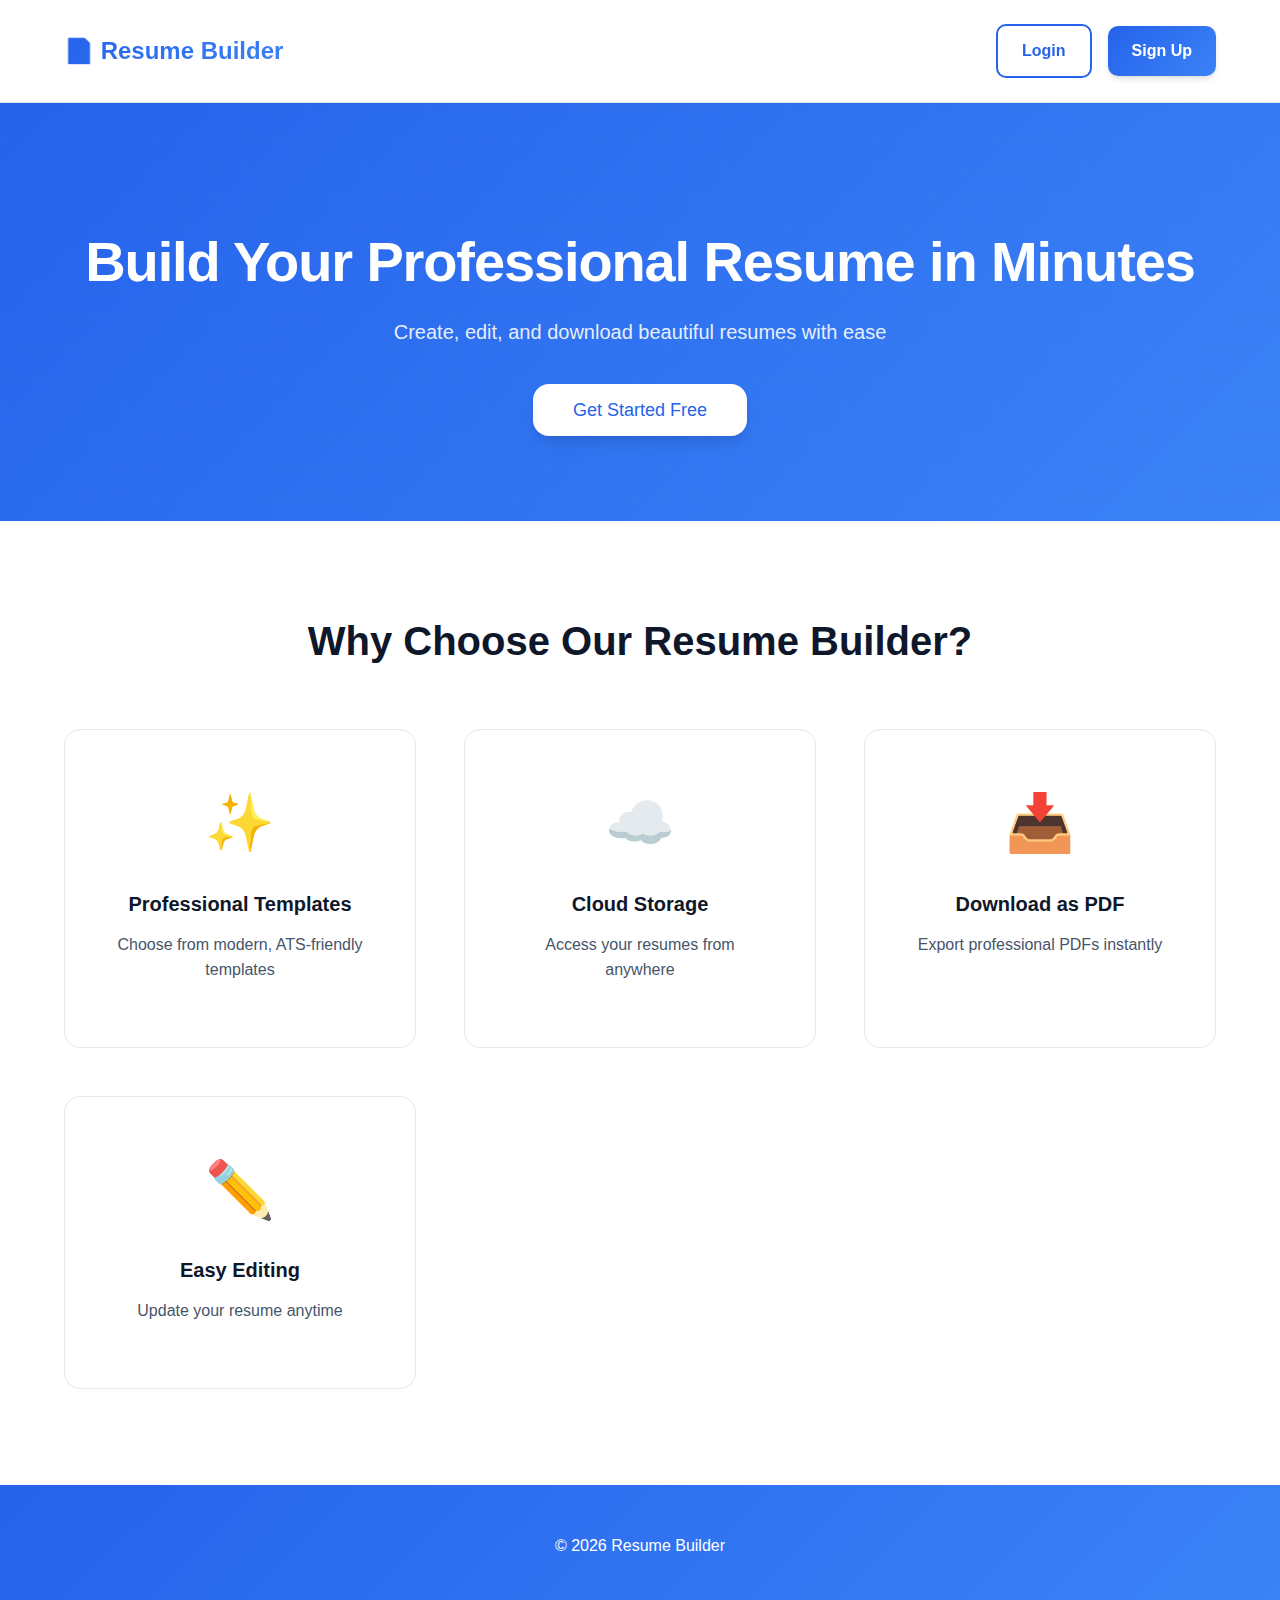
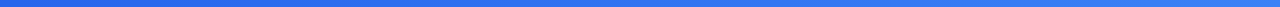
<file: index.html>
<!DOCTYPE html>
<html lang="en">
<head>
    <meta charset="UTF-8">
    <meta name="viewport" content="width=device-width, initial-scale=1.0">
    <title>Resume Builder - Create Professional Resumes</title>
    <link rel="stylesheet" href="/CSS/style.css">
</head>
<body>
    <!-- Navigation -->
    <nav class="navbar">
        <div class="container">
            <div class="logo">📄 Resume Builder</div>
            <div class="nav-links">
                <a href="./HTML/login.html" class="btn-outline">Login</a>
                <a href="./HTML/signup.html" class="btn-primary">Sign Up</a>
            </div>
        </div>
    </nav>

    <!-- Hero Section -->
    <section class="hero">
        <div class="container">
            <h1>Build Your Professional Resume in Minutes</h1>
            <p>Create, edit, and download beautiful resumes with ease</p>
            <a href="./HTML/signup.html" class="btn-large">Get Started Free</a>
        </div>
    </section>

    <!-- Features Section -->
    <section class="features">
        <div class="container">
            <h2>Why Choose Our Resume Builder?</h2>
            <div class="feature-grid">
                <div class="feature-card">
                    <div class="icon">✨</div>
                    <h3>Professional Templates</h3>
                    <p>Choose from modern, ATS-friendly templates</p>
                </div>
                <div class="feature-card">
                    <div class="icon">☁️</div>
                    <h3>Cloud Storage</h3>
                    <p>Access your resumes from anywhere</p>
                </div>
                <div class="feature-card">
                    <div class="icon">📥</div>
                    <h3>Download as PDF</h3>
                    <p>Export professional PDFs instantly</p>
                </div>
                <div class="feature-card">
                    <div class="icon">✏️</div>
                    <h3>Easy Editing</h3>
                    <p>Update your resume anytime</p>
                </div>
            </div>
        </div>
    </section>

    <footer>
        <p>&copy; 2026 Resume Builder </p>
    </footer>
</body>
</html>
</file>
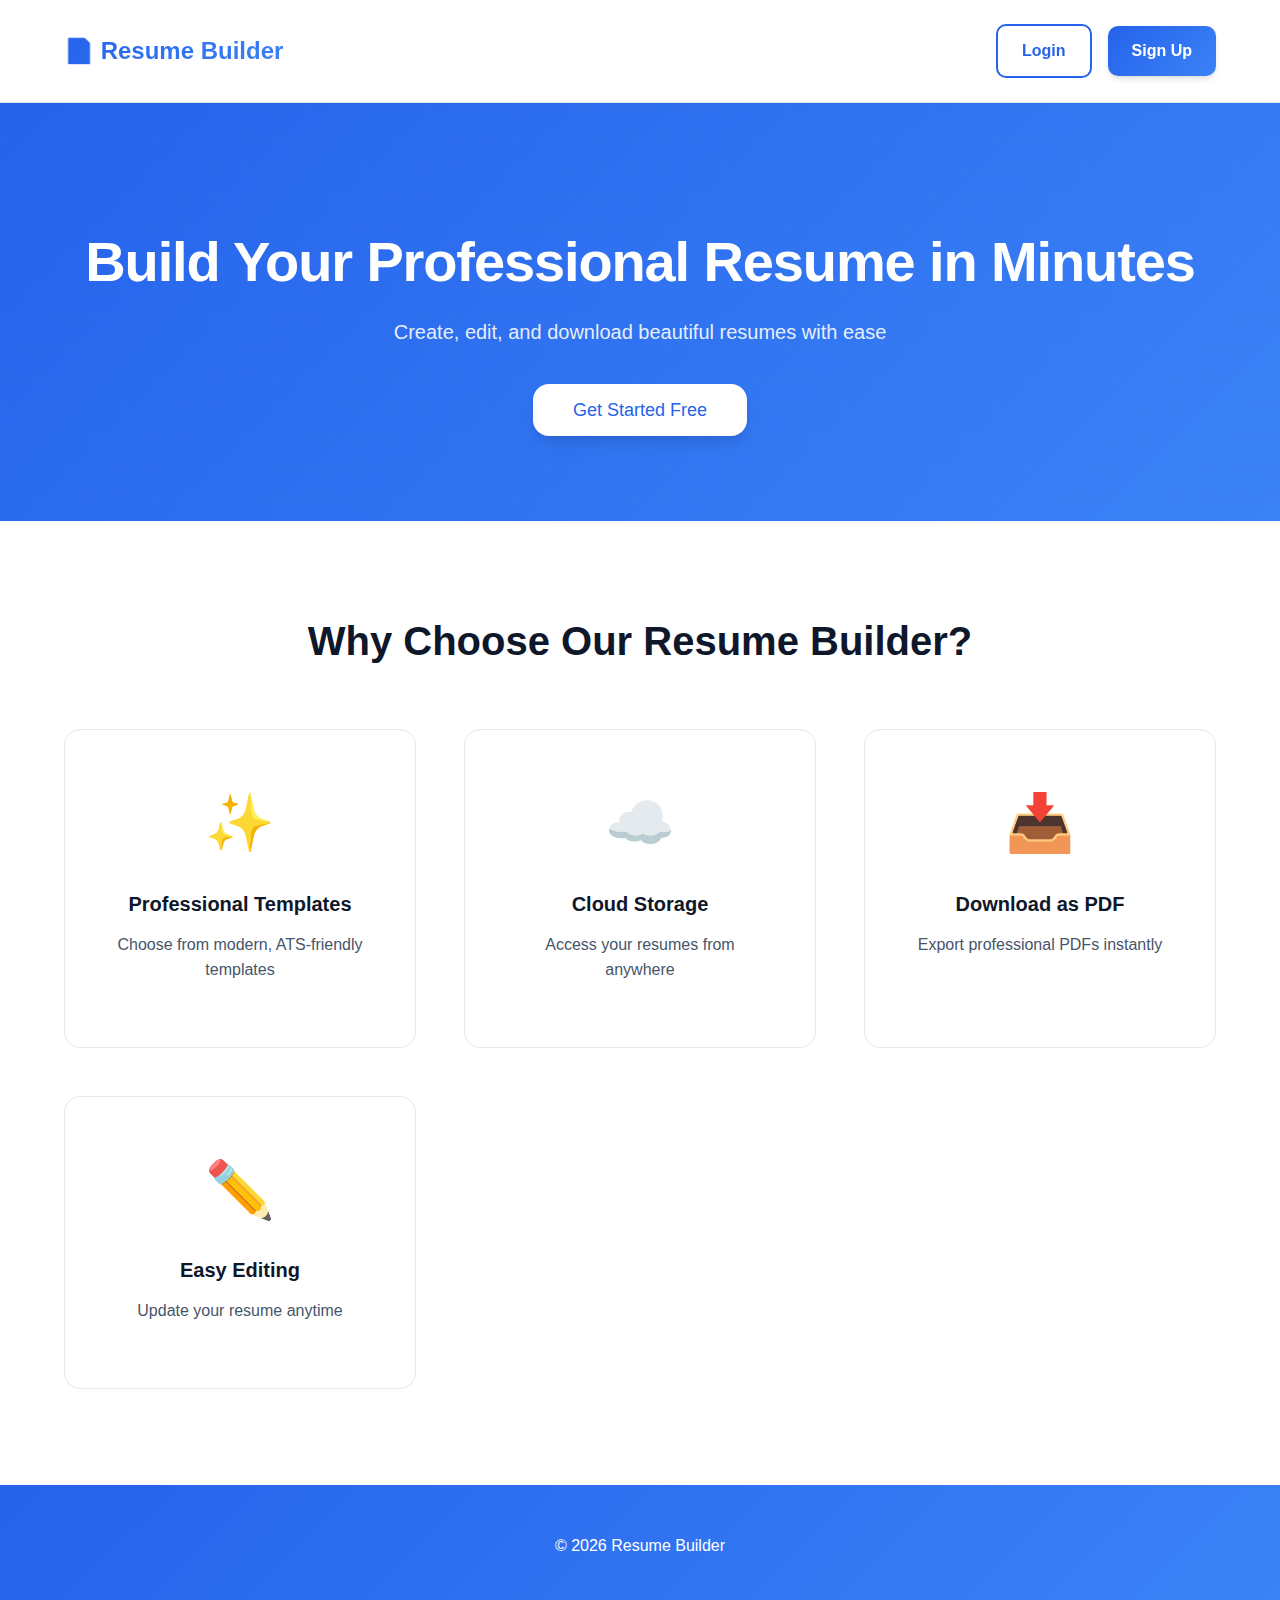
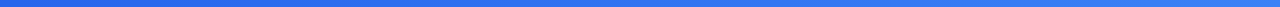
<file: HTML/index.html>
<!DOCTYPE html>
<html lang="en">
<head>
    <meta charset="UTF-8">
    <meta name="viewport" content="width=device-width, initial-scale=1.0">
    <title>Resume Builder - Create Professional Resumes</title>
    <link rel="stylesheet" href="/CSS/style.css">
</head>
<body>
    <!-- Navigation -->
    <nav class="navbar">
        <div class="container">
            <div class="logo">📄 Resume Builder</div>
            <div class="nav-links">
                <a href="login.html" class="btn-outline">Login</a>
                <a href="signup.html" class="btn-primary">Sign Up</a>
            </div>
        </div>
    </nav>

    <!-- Hero Section -->
    <section class="hero">
        <div class="container">
            <h1>Build Your Professional Resume in Minutes</h1>
            <p>Create, edit, and download beautiful resumes with ease</p>
            <a href="signup.html" class="btn-large">Get Started Free</a>
        </div>
    </section>

    <!-- Features Section -->
    <section class="features">
        <div class="container">
            <h2>Why Choose Our Resume Builder?</h2>
            <div class="feature-grid">
                <div class="feature-card">
                    <div class="icon">✨</div>
                    <h3>Professional Templates</h3>
                    <p>Choose from modern, ATS-friendly templates</p>
                </div>
                <div class="feature-card">
                    <div class="icon">☁️</div>
                    <h3>Cloud Storage</h3>
                    <p>Access your resumes from anywhere</p>
                </div>
                <div class="feature-card">
                    <div class="icon">📥</div>
                    <h3>Download as PDF</h3>
                    <p>Export professional PDFs instantly</p>
                </div>
                <div class="feature-card">
                    <div class="icon">✏️</div>
                    <h3>Easy Editing</h3>
                    <p>Update your resume anytime</p>
                </div>
            </div>
        </div>
    </section>

    <footer>
        <p>&copy; 2026 Resume Builder </p>
    </footer>
</body>
</html>
</file>
<file: CSS/style.css>
/* ================= CSS VARIABLES ================= */
:root {
  /* Primary Colors */
  --primary-blue: #2563eb;
  --primary-blue-dark: #1d4ed8;
  --primary-blue-light: #3b82f6;
  
  /* Accent Colors */
  --accent-purple: #7c3aed;
  --accent-teal: #0d9488;
  --accent-orange: #f97316;
  
  /* Neutrals */
  --dark-900: #0f172a;
  --dark-800: #1e293b;
  --dark-700: #334155;
  --dark-600: #475569;
  --gray-500: #64748b;
  --gray-400: #94a3b8;
  --gray-300: #cbd5e1;
  --gray-200: #e2e8f0;
  --gray-100: #f1f5f9;
  --gray-50: #f8fafc;
  --white: #ffffff;
  
  /* Gradients */
  --gradient-primary: linear-gradient(135deg, #667eea 0%, #764ba2 100%);
  --gradient-blue: linear-gradient(135deg, #2563eb 0%, #3b82f6 100%);
  --gradient-purple: linear-gradient(135deg, #7c3aed 0%, #a78bfa 100%);
  
  /* Shadows */
  --shadow-sm: 0 1px 2px 0 rgba(0, 0, 0, 0.05);
  --shadow-md: 0 4px 6px -1px rgba(0, 0, 0, 0.1), 0 2px 4px -1px rgba(0, 0, 0, 0.06);
  --shadow-lg: 0 10px 15px -3px rgba(0, 0, 0, 0.1), 0 4px 6px -2px rgba(0, 0, 0, 0.05);
  --shadow-xl: 0 20px 25px -5px rgba(0, 0, 0, 0.1), 0 10px 10px -5px rgba(0, 0, 0, 0.04);
  --shadow-2xl: 0 25px 50px -12px rgba(0, 0, 0, 0.25);
  
  /* Transitions */
  --transition-fast: 150ms cubic-bezier(0.4, 0, 0.2, 1);
  --transition-normal: 300ms cubic-bezier(0.4, 0, 0.2, 1);
  --transition-slow: 500ms cubic-bezier(0.4, 0, 0.2, 1);
  
  /* Border Radius */
  --radius-sm: 6px;
  --radius-md: 10px;
  --radius-lg: 16px;
  --radius-xl: 24px;
  --radius-full: 9999px;
  
  /* Spacing */
  --space-xs: 0.25rem;
  --space-sm: 0.5rem;
  --space-md: 1rem;
  --space-lg: 1.5rem;
  --space-xl: 2rem;
  --space-2xl: 3rem;
  --space-3xl: 4rem;
}

/* ================= GLOBAL RESET ================= */
* {
  margin: 0;
  padding: 0;
  box-sizing: border-box;
}

html {
  font-size: 16px;
  scroll-behavior: smooth;
}

body {
  font-family: 'Inter', -apple-system, BlinkMacSystemFont, 'Segoe UI', 'Roboto', 
               'Oxygen', 'Ubuntu', 'Cantarell', 'Fira Sans', 'Droid Sans', 
               'Helvetica Neue', sans-serif;
  line-height: 1.6;
  color: var(--dark-800);
  background-color: var(--gray-50);
  -webkit-font-smoothing: antialiased;
  -moz-osx-font-smoothing: grayscale;
  overflow-x: hidden;
}

/* ================= TYPOGRAPHY ================= */
h1, h2, h3, h4, h5, h6 {
  font-weight: 700;
  line-height: 1.2;
  color: var(--dark-900);
  margin-bottom: var(--space-md);
}

h1 { font-size: 2.5rem; }
h2 { font-size: 2rem; }
h3 { font-size: 1.5rem; }
h4 { font-size: 1.25rem; }
h5 { font-size: 1.125rem; }
h6 { font-size: 1rem; }

p {
  margin-bottom: var(--space-md);
  color: var(--dark-700);
}

a {
  color: var(--primary-blue);
  text-decoration: none;
  transition: color var(--transition-fast);
}

a:hover {
  color: var(--primary-blue-dark);
}

/* ================= CONTAINER ================= */
.container {
  width: 100%;
  max-width: 1200px;
  margin: 0 auto;
  padding: 0 var(--space-lg);
}

@media (min-width: 1400px) {
  .container {
    max-width: 1320px;
  }
}

/* ================= NAVIGATION BAR ================= */
.navbar {
  background: var(--white);
  box-shadow: var(--shadow-sm);
  padding: var(--space-lg) 0;
  position: sticky;
  top: 0;
  z-index: 1000;
  border-bottom: 1px solid var(--gray-200);
  backdrop-filter: blur(10px);
  background-color: rgba(255, 255, 255, 0.95);
}

.navbar .container {
  display: flex;
  justify-content: space-between;
  align-items: center;
}

.logo {
  font-size: 1.5rem;
  font-weight: 800;
  background: var(--gradient-blue);
  -webkit-background-clip: text;
  -webkit-text-fill-color: transparent;
  background-clip: text;
  display: flex;
  align-items: center;
  gap: var(--space-sm);
}

.nav-links {
  display: flex;
  gap: var(--space-md);
  align-items: center;
}

.nav-links span {
  color: var(--dark-700);
  font-size: 0.9rem;
  font-weight: 500;
  padding-right: var(--space-md);
  border-right: 2px solid var(--gray-300);
}

/* ================= BUTTONS ================= */
.btn-primary,
.btn-outline,
.btn-secondary {
  display: inline-flex;
  align-items: center;
  justify-content: center;
  gap: var(--space-sm);
  padding: 0.75rem 1.5rem;
  border-radius: var(--radius-md);
  font-size: 1rem;
  font-weight: 600;
  border: none;
  cursor: pointer;
  transition: all var(--transition-normal);
  text-decoration: none;
  white-space: nowrap;
}

.btn-large{
  background: var(--white);
}

.btn-primary {
  background: var(--gradient-blue);
  color: var(--white);
  box-shadow: var(--shadow-md);
}

.btn-primary:hover {
  transform: translateY(-2px);
  box-shadow: var(--shadow-lg);
}

.btn-outline {
  background: transparent;
  color: var(--primary-blue);
  border: 2px solid var(--primary-blue);
}

.btn-outline:hover {
  background: var(--primary-blue);
  color: var(--white);
  box-shadow: var(--shadow-md);
}

.btn-large {
  padding: 1rem 2.5rem;
  font-size: 1.125rem;
  border-radius: var(--radius-lg);
  box-shadow: var(--shadow-lg);
}

.btn-large:hover {
  transform: translateY(-3px);
  box-shadow: var(--shadow-xl);
}

.btn-secondary {
  background: var(--gray-200);
  color: var(--dark-800);
}

.btn-secondary:hover {
  background: var(--gray-300);
}

/* ================= HERO SECTION ================= */
.hero {
  /* background: var(--gradient-primary); */
  background: var(--gradient-blue);
  color: var(--white);
  padding: 8rem 0 6rem;
  text-align: center;
  position: relative;
  overflow: hidden;
}

.hero::before {
  content: '';
  position: absolute;
  top: 0;
  left: 0;
  right: 0;
  bottom: 0;
  background: url("data:image/svg+xml,%3Csvg width='60' height='60' viewBox='0 0 60 60' xmlns='http://www.w3.org/2000/svg'%3E%3Cg fill='none' fill-rule='evenodd'%3E%3Cg fill='%23ffffff' fill-opacity='0.05'%3E%3Cpath d='M36 34v-4h-2v4h-4v2h4v4h2v-4h4v-2h-4zm0-30V0h-2v4h-4v2h4v4h2V6h4V4h-4zM6 34v-4H4v4H0v2h4v4h2v-4h4v-2H6zM6 4V0H4v4H0v2h4v4h2V6h4V4H6z'/%3E%3C/g%3E%3C/g%3E%3C/svg%3E");
  opacity: 0.1;
}

.hero .container {
  position: relative;
  z-index: 1;
}

.hero h1 {
  font-size: 3.5rem;
  font-weight: 900;
  margin-bottom: var(--space-lg);
  color: var(--white);
  line-height: 1.1;
  letter-spacing: -0.02em;
}

.hero p {
  font-size: 1.25rem;
  margin-bottom: var(--space-2xl);
  color: rgba(255, 255, 255, 0.9);
  max-width: 600px;
  margin-left: auto;
  margin-right: auto;
}

/* ================= FEATURES SECTION ================= */
.features {
  padding: 6rem 0;
  background: var(--white);
}

.features h2 {
  text-align: center;
  font-size: 2.5rem;
  margin-bottom: var(--space-3xl);
  color: var(--dark-900);
}

.feature-grid {
  display: grid;
  grid-template-columns: repeat(auto-fit, minmax(280px, 1fr));
  gap: var(--space-2xl);
}

.feature-card {
  background: var(--white);
  padding: var(--space-2xl);
  border-radius: var(--radius-lg);
  text-align: center;
  border: 1px solid var(--gray-200);
  transition: all var(--transition-normal);
  position: relative;
  overflow: hidden;
}

.feature-card::before {
  content: '';
  position: absolute;
  top: 0;
  left: 0;
  right: 0;
  height: 4px;
  background: var(--gradient-blue);
  transform: scaleX(0);
  transform-origin: left;
  transition: transform var(--transition-normal);
}

.feature-card:hover::before {
  transform: scaleX(1);
}

.feature-card:hover {
  transform: translateY(-8px);
  box-shadow: var(--shadow-xl);
  border-color: var(--primary-blue-light);
}

.icon {
  font-size: 3.5rem;
  margin-bottom: var(--space-lg);
  display: inline-block;
  transition: transform var(--transition-normal);
}

.feature-card:hover .icon {
  transform: scale(1.1);
}

.feature-card h3 {
  font-size: 1.25rem;
  margin-bottom: var(--space-md);
  color: var(--dark-900);
}

.feature-card p {
  color: var(--dark-600);
  line-height: 1.6;
}

/* ================= FOOTER ================= */
footer {
  background: var(--gradient-blue);
  color: var(--white);
  text-align: center;
  padding: var(--space-2xl) 0;
  margin-top: auto;
}

footer p {
  color: var(--white--600);
  margin: 0;
}

/* ================= AUTH PAGES ================= */
.auth-container {
  min-height: 100vh;
  display: flex;
  justify-content: center;
  align-items: center;
  background: var(--gradient-blue);
  padding: var(--space-xl);
  position: relative;
  overflow: hidden;
}

.auth-container::before {
  content: '';
  position: absolute;
  width: 600px;
  height: 600px;
  background: rgba(255, 255, 255, 0.1);
  border-radius: 50%;
  top: -300px;
  right: -200px;
  animation: float 20s infinite ease-in-out;
}

.auth-container::after {
  content: '';
  position: absolute;
  width: 400px;
  height: 400px;
  background: rgba(255, 255, 255, 0.08);
  border-radius: 50%;
  bottom: -200px;
  left: -100px;
  animation: float 15s infinite ease-in-out reverse;
}

@keyframes float {
  0%, 100% { transform: translateY(0px); }
  50% { transform: translateY(-20px); }
}

.auth-box {
  background: var(--white);
  padding: var(--space-3xl);
  border-radius: var(--radius-xl);
  box-shadow: var(--shadow-2xl);
  width: 100%;
  max-width: 450px;
  position: relative;
  z-index: 1;
  animation: slideUp 0.5s ease-out;
}

@keyframes slideUp {
  from {
    opacity: 0;
    transform: translateY(30px);
  }
  to {
    opacity: 1;
    transform: translateY(0);
  }
}

.auth-box h2 {
  text-align: center;
  font-size: 2rem;
  margin-bottom: var(--space-2xl);
  color: var(--dark-900);
  font-weight: 800;
}

.form-group {
  margin-bottom: var(--space-lg);
}

.form-group label {
  display: block;
  margin-bottom: var(--space-sm);
  color: var(--dark-700);
  font-weight: 600;
  font-size: 0.9rem;
}

.form-group input,
.form-group textarea,
.form-group select {
  width: 100%;
  padding: 0.875rem;
  border: 2px solid var(--gray-300);
  border-radius: var(--radius-md);
  font-size: 1rem;
  transition: all var(--transition-fast);
  font-family: inherit;
  background: var(--white);
}

.form-group input:focus,
.form-group textarea:focus,
.form-group select:focus {
  outline: none;
  border-color: var(--primary-blue);
  box-shadow: 0 0 0 3px rgba(37, 99, 235, 0.1);
}

.form-group textarea {
  resize: vertical;
  min-height: 100px;
}

.submit-btn {
  width: 100%;
  padding: 1rem;
  background: var(--gradient-blue);
  color: var(--white);
  border: none;
  border-radius: var(--radius-md);
  font-size: 1.1rem;
  font-weight: 700;
  cursor: pointer;
  transition: all var(--transition-normal);
  box-shadow: var(--shadow-md);
}

.submit-btn:hover {
  transform: translateY(-2px);
  box-shadow: var(--shadow-lg);
}

.submit-btn:active {
  transform: translateY(0);
}

.error-message,
.success-message {
  padding: var(--space-md);
  border-radius: var(--radius-md);
  margin-bottom: var(--space-lg);
  font-weight: 500;
  display: none;
  animation: slideDown 0.3s ease-out;
}

@keyframes slideDown {
  from {
    opacity: 0;
    transform: translateY(-10px);
  }
  to {
    opacity: 1;
    transform: translateY(0);
  }
}

.error-message {
  background: #fee2e2;
  color: #991b1b;
  border: 1px solid #fecaca;
}

.success-message {
  background: #d1fae5;
  color: #065f46;
  border: 1px solid #a7f3d0;
}

.text-center {
  text-align: center;
  margin-top: var(--space-lg);
  color: var(--dark-600);
}

.text-center a {
  color: var(--primary-blue);
  font-weight: 600;
}

/* ================= DASHBOARD ================= */
.dashboard {
  padding: var(--space-3xl) 0;
  min-height: calc(100vh - 80px);
  background: var(--gray-50);
}

.dashboard-header {
  display: flex;
  justify-content: space-between;
  align-items: center;
  margin-bottom: var(--space-2xl);
  flex-wrap: wrap;
  gap: var(--space-lg);
}

.dashboard-header h1 {
  font-size: 2.5rem;
  color: var(--dark-900);
  margin: 0;
}

.search-filter {
  display: flex;
  gap: var(--space-md);
  margin-bottom: var(--space-2xl);
  flex-wrap: wrap;
}

#search-input,
#template-filter {
  padding: 0.875rem 1rem;
  border: 2px solid var(--gray-300);
  border-radius: var(--radius-md);
  font-size: 1rem;
  transition: all var(--transition-fast);
  background: var(--white);
}

#search-input {
  flex: 1;
  min-width: 250px;
}

#search-input:focus,
#template-filter:focus {
  outline: none;
  border-color: var(--primary-blue);
  box-shadow: 0 0 0 3px rgba(37, 99, 235, 0.1);
}

.resumes-grid {
  display: grid;
  grid-template-columns: repeat(auto-fill, minmax(320px, 1fr));
  gap: var(--space-xl);
  animation: fadeIn 0.5s ease-out;
}

@keyframes fadeIn {
  from { opacity: 0; }
  to { opacity: 1; }
}

.resume-card {
  background: var(--white);
  padding: var(--space-xl);
  border-radius: var(--radius-lg);
  box-shadow: var(--shadow-md);
  transition: all var(--transition-normal);
  border: 1px solid var(--gray-200);
  position: relative;
  overflow: hidden;
}

.resume-card::before {
  content: '';
  position: absolute;
  top: 0;
  left: 0;
  right: 0;
  height: 5px;
  background: var(--gradient-blue);
  transform: scaleX(0);
  transform-origin: left;
  transition: transform var(--transition-normal);
}

.resume-card:hover::before {
  transform: scaleX(1);
}

.resume-card:hover {
  transform: translateY(-5px);
  box-shadow: var(--shadow-xl);
}

.resume-header {
  display: flex;
  justify-content: space-between;
  align-items: start;
  margin-bottom: var(--space-md);
  gap: var(--space-md);
}

.resume-header h3 {
  font-size: 1.25rem;
  color: var(--dark-900);
  margin: 0;
  flex: 1;
}

.template-badge {
  background: var(--gradient-blue);
  color: var(--white);
  padding: 0.35rem 0.875rem;
  border-radius: var(--radius-full);
  font-size: 0.75rem;
  font-weight: 700;
  text-transform: uppercase;
  letter-spacing: 0.5px;
  box-shadow: var(--shadow-sm);
}

.job-title {
  color: var(--dark-600);
  font-weight: 500;
  margin-bottom: var(--space-sm);
}

.created-date {
  color: var(--gray-500);
  font-size: 0.875rem;
  margin-bottom: var(--space-lg);
}

.resume-actions {
  display: grid;
  grid-template-columns: repeat(3, 1fr);
  gap: var(--space-sm);
  margin-top: var(--space-lg);
}

.resume-actions button {
  padding: 0.625rem;
  border: none;
  border-radius: var(--radius-md);
  font-weight: 600;
  cursor: pointer;
  transition: all var(--transition-fast);
  font-size: 0.875rem;
}

.btn-view {
  background: var(--primary-blue);
  color: var(--white);
}

.btn-view:hover {
  background: var(--primary-blue-dark);
  transform: translateY(-2px);
  box-shadow: var(--shadow-md);
}

.btn-edit {
  background: var(--accent-orange);
  color: var(--white);
}

.btn-edit:hover {
  background: #ea580c;
  transform: translateY(-2px);
  box-shadow: var(--shadow-md);
}

.btn-delete {
  background: #ef4444;
  color: var(--white);
}

.btn-delete:hover {
  background: #dc2626;
  transform: translateY(-2px);
  box-shadow: var(--shadow-md);
}

.no-resumes {
  grid-column: 1 / -1;
  text-align: center;
  padding: var(--space-3xl);
  color: var(--gray-500);
  font-size: 1.125rem;
}

/* ================= CREATE/EDIT RESUME ================= */
.create-resume-container {
  padding: var(--space-3xl) 0;
  background: var(--gray-50);
  min-height: calc(100vh - 80px);
}

.create-resume-container .container {
  max-width: 900px;
  background: var(--white);
  padding: var(--space-3xl);
  border-radius: var(--radius-xl);
  box-shadow: var(--shadow-lg);
  animation: slideUp 0.5s ease-out;
}

.create-resume-container h1 {
  text-align: center;
  font-size: 2.5rem;
  margin-bottom: var(--space-3xl);
  color: var(--dark-900);
}

.form-section {
  margin-bottom: var(--space-3xl);
  padding-bottom: var(--space-2xl);
  border-bottom: 2px solid var(--gray-200);
}

.form-section:last-of-type {
  border-bottom: none;
}

.form-section h2 {
  font-size: 1.5rem;
  color: var(--dark-900);
  margin-bottom: var(--space-lg);
  display: flex;
  align-items: center;
  gap: var(--space-sm);
}

.form-section h2::before {
  content: '';
  width: 5px;
  height: 24px;
  background: var(--gradient-blue);
  border-radius: var(--radius-sm);
}

.form-row {
  display: grid;
  grid-template-columns: repeat(auto-fit, minmax(250px, 1fr));
  gap: var(--space-lg);
  margin-bottom: var(--space-md);
}

.dynamic-item {
  background: var(--gray-50);
  padding: var(--space-xl);
  border-radius: var(--radius-lg);
  margin-bottom: var(--space-lg);
  border: 2px solid var(--gray-200);
  transition: all var(--transition-fast);
  position: relative;
}

.dynamic-item:hover {
  border-color: var(--primary-blue-light);
  box-shadow: var(--shadow-md);
}

.btn-add {
  background: var(--gradient-blue);
  color: var(--white);
  border: none;
  padding: 0.75rem 1.5rem;
  border-radius: var(--radius-md);
  font-weight: 600;
  cursor: pointer;
  transition: all var(--transition-normal);
  box-shadow: var(--shadow-sm);
  display: inline-flex;
  align-items: center;
  gap: var(--space-sm);
}

.btn-add::before {
  content: '+';
  font-size: 1.5rem;
  font-weight: 700;
}

.btn-add:hover {
  transform: translateY(-2px);
  box-shadow: var(--shadow-md);
}

.btn-remove {
  background: #ef4444;
  color: var(--white);
  border: none;
  padding: 0.5rem 1rem;
  border-radius: var(--radius-md);
  font-weight: 600;
  cursor: pointer;
  transition: all var(--transition-fast);
  font-size: 0.875rem;
}

.btn-remove:hover {
  background: #dc2626;
  transform: translateY(-1px);
}

.template-selection {
  display: grid;
  grid-template-columns: repeat(auto-fit, minmax(150px, 1fr));
  gap: var(--space-md);
}

.template-selection label {
  display: flex;
  align-items: center;
  gap: var(--space-sm);
  padding: var(--space-lg);
  border: 2px solid var(--gray-300);
  border-radius: var(--radius-md);
  cursor: pointer;
  transition: all var(--transition-fast);
  background: var(--white);
}

.template-selection label:hover {
  border-color: var(--primary-blue);
  background: var(--gray-50);
}

.template-selection input[type="radio"] {
  width: 20px;
  height: 20px;
  cursor: pointer;
  accent-color: var(--primary-blue);
}

.template-selection input[type="radio"]:checked + span {
  color: var(--primary-blue);
  font-weight: 700;
}

/* ================= RESUME PREVIEW ================= */
.preview-container {
  max-width: 900px;
  margin: var(--space-3xl) auto;
  padding: var(--space-2xl);
  background: var(--white);
  border-radius: var(--radius-xl);
  box-shadow: var(--shadow-2xl);
  animation: slideUp 0.5s ease-out;
}

.resume-preview {
  background: var(--white);
}

.modern-template {
  font-family: 'Inter', sans-serif;
  line-height: 1.7;
  color: var(--dark-800);
}

.modern-template .resume-header {
  background: var(--gradient-blue);
  color: var(--white);
  padding: var(--space-3xl) var(--space-2xl);
  text-align: center;
  border-radius: var(--radius-lg) var(--radius-lg) 0 0;
  position: relative;
  overflow: hidden;
}

.modern-template .resume-header::before {
  content: '';
  position: absolute;
  width: 300px;
  height: 300px;
  background: rgba(255, 255, 255, 0.1);
  border-radius: 50%;
  top: -150px;
  right: -100px;
}

.modern-template .resume-header h1 {
  font-size: 2.75rem;
  margin-bottom: var(--space-sm);
  color: var(--white);
  font-weight: 900;
  position: relative;
  z-index: 1;
}

.modern-template .resume-header h2 {
  font-size: 1.5rem;
  font-weight: 500;
  margin-bottom: var(--space-lg);
  color: rgba(255, 255, 255, 0.95);
  position: relative;
  z-index: 1;
}

.contact-info {
  display: flex;
  justify-content: center;
  gap: var(--space-xl);
  flex-wrap: wrap;
  font-size: 0.95rem;
  color: rgba(255, 255, 255, 0.9);
  position: relative;
  z-index: 1;
}

.contact-info span {
  display: flex;
  align-items: center;
  gap: var(--space-sm);
}

.modern-template section {
  margin: var(--space-2xl) var(--space-xl);
}

.modern-template h3 {
  color: var(--dark-900);
  font-size: 1.5rem;
  margin-bottom: var(--space-lg);
  padding-bottom: var(--space-sm);
  border-bottom: 3px solid var(--primary-blue);
  position: relative;
}

.modern-template h3::after {
  content: '';
  position: absolute;
  bottom: -3px;
  left: 0;
  width: 60px;
  height: 3px;
  background: var(--accent-purple);
}

.summary p {
  color: var(--dark-700);
  font-size: 1.05rem;
  line-height: 1.8;
}

.experience-item,
.education-item {
  margin-bottom: var(--space-xl);
  padding-left: var(--space-lg);
  border-left: 3px solid var(--gray-300);
  transition: all var(--transition-fast);
}

.experience-item:hover,
.education-item:hover {
  border-left-color: var(--primary-blue);
}

.experience-item h4,
.education-item h4 {
  color: var(--dark-900);
  font-size: 1.25rem;
  margin-bottom: var(--space-sm);
}

.duration {
  color: var(--gray-600);
  font-size: 0.95rem;
  font-weight: 600;
  margin-bottom: var(--space-sm);
}

.description {
  color: var(--dark-700);
  line-height: 1.7;
}

.skills-list {
  display: flex;
  flex-wrap: wrap;
  gap: var(--space-sm);
}

.skill-tag {
  background: var(--gray-100);
  color: var(--dark-800);
  padding: 0.5rem 1rem;
  border-radius: var(--radius-full);
  font-size: 0.9rem;
  font-weight: 600;
  border: 2px solid var(--gray-200);
  transition: all var(--transition-fast);
}

.skill-tag:hover {
  background: var(--primary-blue);
  color: var(--white);
  border-color: var(--primary-blue);
  transform: translateY(-2px);
}

/* ================= RESPONSIVE DESIGN ================= */

/* Tablets and below */
@media (max-width: 768px) {
  :root {
    font-size: 14px;
  }

  .navbar {
    padding: var(--space-md) 0;
  }

  .logo {
    font-size: 1.25rem;
  }

  .nav-links {
    flex-direction: column;
    gap: var(--space-sm);
    align-items: flex-end;
  }

  .nav-links span {
    border-right: none;
    padding-right: 0;
    font-size: 0.85rem;
  }

  .hero {
    padding: 5rem 0 3rem;
  }

  .hero h1 {
    font-size: 2.5rem;
  }

  .hero p {
    font-size: 1.125rem;
  }

  .features {
    padding: 4rem 0;
  }

  .feature-grid {
    gap: var(--space-xl);
  }

  .dashboard-header {
    flex-direction: column;
    align-items: flex-start;
  }

  .dashboard-header h1 {
    font-size: 2rem;
  }

  .search-filter {
    flex-direction: column;
    width: 100%;
  }

  #search-input,
  #template-filter {
    width: 100%;
  }

  .resumes-grid {
    grid-template-columns: 1fr;
  }

  .resume-actions {
    grid-template-columns: 1fr;
  }

  .form-row {
    grid-template-columns: 1fr;
  }

  .template-selection {
    grid-template-columns: 1fr;
  }

  .create-resume-container .container {
    padding: var(--space-xl);
  }

  .modern-template .resume-header h1 {
    font-size: 2rem;
  }

  .modern-template .resume-header h2 {
    font-size: 1.25rem;
  }

  .contact-info {
    flex-direction: column;
    gap: var(--space-sm);
  }
}

/* Mobile */
@media (max-width: 480px) {
  .container {
    padding: 0 var(--space-md);
  }

  .hero h1 {
    font-size: 2rem;
  }

  .hero p {
    font-size: 1rem;
  }

  .btn-large {
    padding: 0.875rem 2rem;
    font-size: 1rem;
  }

  .auth-box {
    padding: var(--space-xl);
  }

  .create-resume-container .container {
    padding: var(--space-lg);
  }

  .modern-template section {
    margin: var(--space-xl) var(--space-md);
  }

  .preview-container {
    padding: var(--space-md);
  }
}

/* Print Styles for Resume */
@media print {
  .navbar,
  .btn-primary,
  .btn-outline,
  footer {
    display: none !important;
  }

  .preview-container {
    box-shadow: none;
    margin: 0;
    padding: 0;
  }

  .modern-template {
    page-break-inside: avoid;
  }

  .experience-item,
  .education-item {
    page-break-inside: avoid;
  }
}

/* ================= UTILITIES ================= */
.text-center { text-align: center; }
.text-left { text-align: left; }
.text-right { text-align: right; }

.mt-1 { margin-top: var(--space-sm); }
.mt-2 { margin-top: var(--space-md); }
.mt-3 { margin-top: var(--space-lg); }
.mt-4 { margin-top: var(--space-xl); }

.mb-1 { margin-bottom: var(--space-sm); }
.mb-2 { margin-bottom: var(--space-md); }
.mb-3 { margin-bottom: var(--space-lg); }
.mb-4 { margin-bottom: var(--space-xl); }

.d-none { display: none; }
.d-block { display: block; }
.d-flex { display: flex; }
.d-grid { display: grid; }

/* ================= LOADING ANIMATION ================= */
.loading {
  display: inline-block;
  width: 20px;
  height: 20px;
  border: 3px solid rgba(255,255,255,.3);
  border-radius: 50%;
  border-top-color: var(--white);
  animation: spin 1s ease-in-out infinite;
}

@keyframes spin {
  to { transform: rotate(360deg); }
}
</file>
